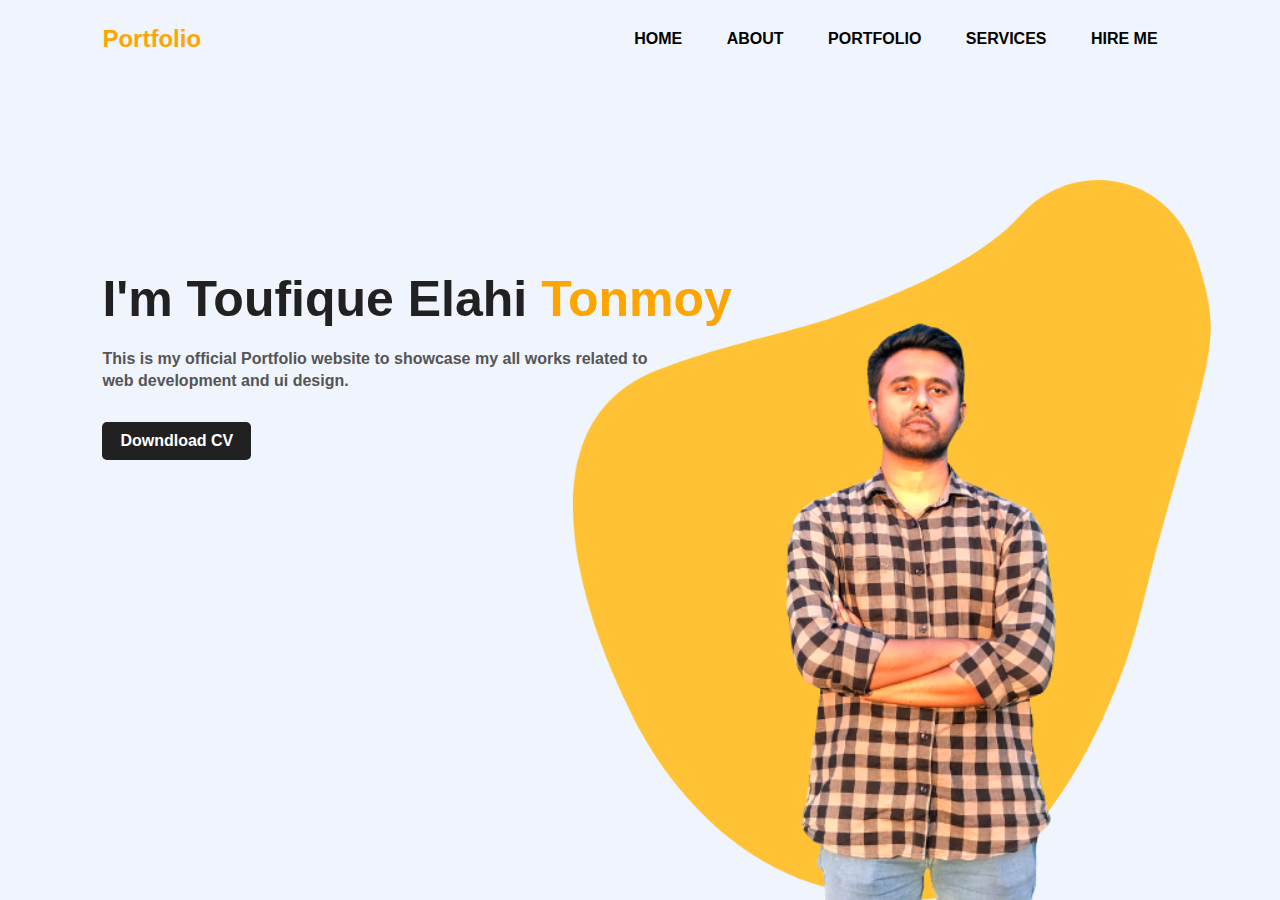
<file: Porfolio sample 2/index.html>
<!DOCTYPE html>
<html lang="en">
<head>
    <meta charset="UTF-8">
    <meta http-equiv="X-UA-Compatible" content="IE=edge">
    <meta name="viewport" content="width=device-width, initial-scale=1.0">
    <title>Personle Portfolio Website</title>
    <link rel="stylesheet" href="styles.css">
    <link rel="stylesheet" href="https://cdnjs.cloudflare.com/ajax/libs/font-awesome/5.15.3/css/all.min.css" integrity="sha512-iBBXm8fW90+nuLcSKlbmrPcLa0OT92xO1BIsZ+ywDWZCvqsWgccV3gFoRBv0z+8dLJgyAHIhR35VZc2oM/gI1w==" crossorigin="anonymous" referrerpolicy="no-referrer" />
</head>
<body>
    <div class="hero">
        <nav>
           <h2><span>Portfolio</span></h2>
            <ul>
                <li><a href="#">HOME</a></li>
                <li><a href="#">ABOUT</a></li>
                <li><a href="#">PORTFOLIO</a></li>
                <li><a href="#">SERVICES</a></li>
                <li><a href="#">HIRE ME</a></li>
            </ul>
        </nav>
        <div class="detel">
            <h1>I'm Toufique Elahi <span>Tonmoy</span></h1>
            <h4><p>This is my official Portfolio website to showcase my 
                all works related to <br> web development and ui design. </p></h4>
            <a href="images/resume.pdf">Downdload CV</a>
        </div>
        <div class="images">
            <img src="images/shape.png" class="shape">
            <img src="images/id.png" class="girl">
        </div>

        <div class="social">
           <a href="https://github.com/mte-tonmoy"><i class="fab fa-github"></i></a>
           <a href="https://www.facebook.com/mte.tonmoy/"><i class="fab fa-facebook"></i></a>
           <a href="https://www.linkedin.com/in/mte-tonmoy/"><i class="fab fa-linkedin"></i></a>
        </div>
    </div>
</body>
</html>
</file>
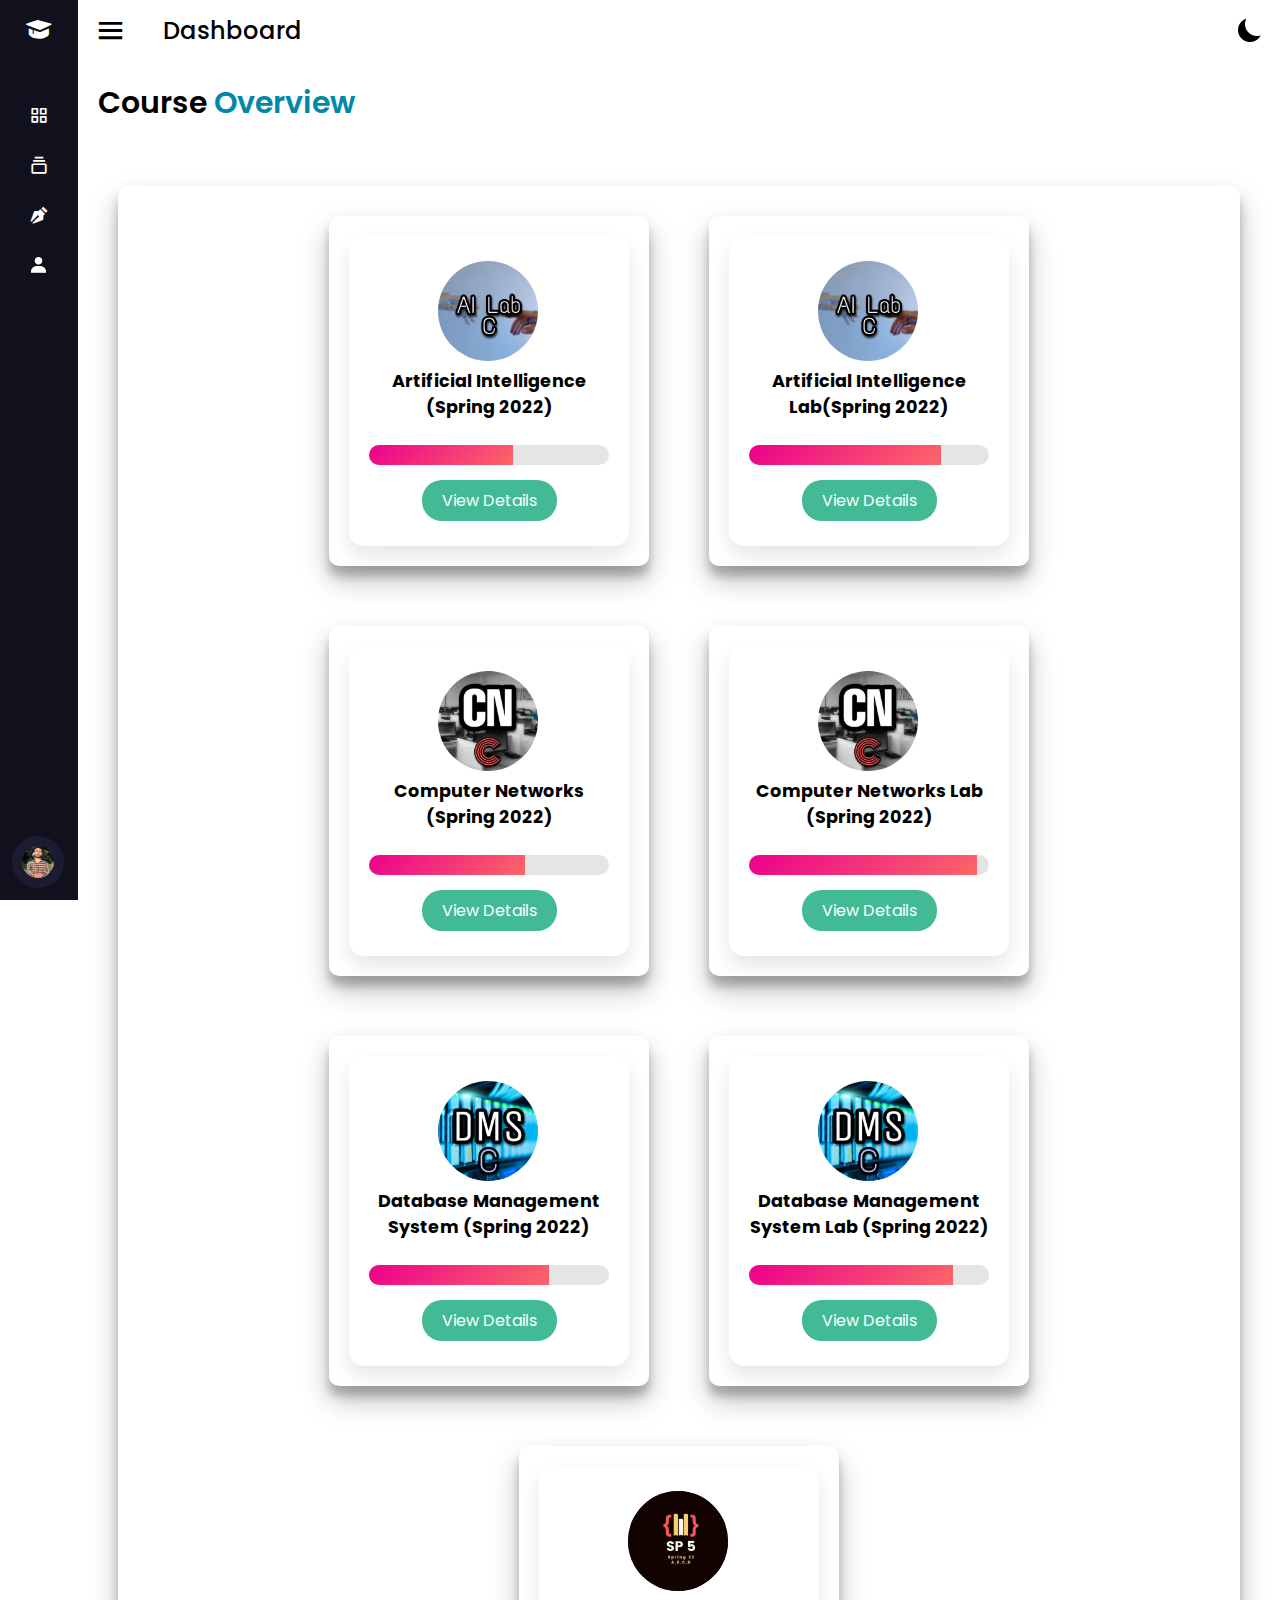
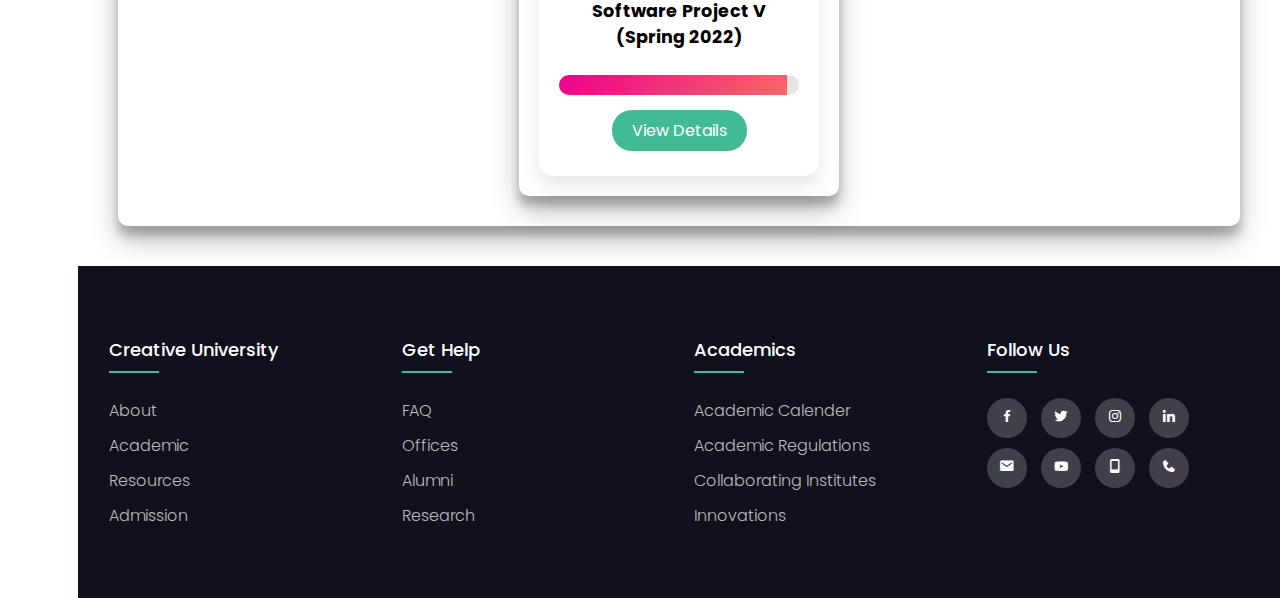
<file: Portal/index.html>
<!DOCTYPE html>
<html lang="en" dir="ltr">
  <head>
    <meta charset="UTF-8">
       <link rel="stylesheet" href="style.css">
       <link rel="stylesheet" href="reg.css">
       <link href='https://unpkg.com/boxicons@2.0.7/css/boxicons.min.css' rel='stylesheet'>
     <meta name="viewport" content="width=device-width, initial-scale=1.0">
   </head>
<body>
  <div class="sidebar close">
    <div class="logo-details">
      <i class='bx bxs-graduation'></i>
      <span class="logo_name">Creative University</span>
    </div>
    <ul class="nav-links">
      <li>
        <a href="index.html">
          <i class='bx bx-grid-alt' ></i>
          <span class="link_name">Dashboard</span>
                 
        </a>
        <ul class="sub-menu blank">
          <li><a class="link_name" href="">Dashboard</a></li>
          
        </ul>
      </li>
      <li>
        <div class="iocn-link">
          <a href="#">
            <i class='bx bx-collection' ></i>
            <span class="link_name">Course</span>
          </a>
          <i class='bx bxs-chevron-down arrow' ></i>
        </div>
        <ul class="sub-menu">
          <li><a class="link_name" href="#">Course</a></li>
          <li><a href="cse.html">CSE</a></li>
          <li><a href="eee.html">EEE</a></li>
          <li><a href="se.html">SWE</a></li>         
          <li><a href="civil.html">Civil</a></li>
          <li><a href="te.html">TE</a></li>
          <li><a href="nfe.html">NFE</a></li>
        </ul>
      </li>
      <li>

        <a href="reg.html">
          <i class='bx bxs-pen'></i>
          <span class="link_name">Registration</span>
        </a>
        <ul class="sub-menu blank">
          <li><a class="link_name" href="reg.html">Registration</a></li>
        </ul>
      </li>
      <li>
        <a href="account.html">
          <i class='bx bxs-user'></i>
          <span class="link_name">Account</span>
        </a>
        <ul class="sub-menu blank">
          <li><a class="link_name" href="account.html">Account</a></li>
        </ul>
      </li>
      <li>
    <div class="profile-details">
      <div class="profile-content">
     <img src="images/pic-1.jpeg" alt="profileImg">
      </div>
      <div class="name-job">
        <div class="profile_name">Toufique Elahi Tonmoy</div>
        <div class="job">Student Id : 201-15-13697</div>
      </div>
      <i class='bx bx-log-out' ></i>
    </div>
  </li>
</ul>
  </div>
  <section class="home-section">
    <div class="home-content">
      <i class='bx bx-menu' ></i>
      <span class="text">Dashboard</span>
      <div class="dark">
        <img src="images/moon.png" id="icon">
      </div>
   
    </div>

<div class="text-1">Course <span>Overview</span></div>

    <div class="container">
        <div class="card">
            <div class="box">
                <div class="content">
                   
                    <img src="images/AI.jpg" alt="">
                    <h3>Artificial Intelligence (Spring 2022)</h3> <br>
                    
                    
                    <span class="bar"> <span class="com1"></span> </span>
               
                    <a href="#">View Details</a>
                </div>
            </div>
        </div>

        <div class="card">
            <div class="box">
                <div class="content">
                
                    <img src="images/AI.jpg" alt="">
                    <h3>Artificial Intelligence Lab(Spring 2022)</h3> <br>
                   
                    <span class="bar"> <span class="com2"></span> </span>
               
                    <a href="#">View Details</a>
                </div>
            </div>
        </div>

        <div class="card">
            <div class="box">
                <div class="content">
                 
                    <img src="images/cn.jpg" alt="">
                    <h3>Computer Networks (Spring 2022)</h3> <br>
                  
                    <span class="bar"> <span class="com3"></span> </span>
               
                    <a href="#">View Details</a>
                </div>
            </div>
        </div>

        <div class="card">
            <div class="box">
                <div class="content">
                   
                    <img src="images/cn.jpg" alt="">
                    <h3>Computer Networks Lab (Spring 2022)</h3> <br>
                    
                    <span class="bar"> <span class="com4"></span> </span>
               
                    <a href="#">View Details</a>

                </div>
            </div>
        </div>

        <div class="card">
            <div class="box">
                <div class="content">
                  
                    <img src="images/dms.jpg" alt="">
                    <h3>Database Management System (Spring 2022)</h3> <br>
                 
                    <span class="bar"> <span class="com5"></span> </span>
               
                    <a href="#">View Details</a>
                </div>
            </div>
        </div>

        <div class="card">
            <div class="box">
                <div class="content">
                 
                    <img src="images/dms.jpg" alt="">
                    <h3>Database Management System Lab (Spring 2022)</h3> <br>
                   
                    <span class="bar"> <span class="com6"></span> </span>
               
                    <a href="#">View Details</a>
                </div>
            </div>
        </div>

        <div class="card">
            <div class="box">
                <div class="content">
                  
                    <img src="images/sp.jpg" alt="">
                    <h3>Software Project V (Spring 2022)</h3> <br>
               
                    <span class="bar"> <span class="com7"></span> </span>
               
                    <a href="#">View Details</a>
                </div>
            </div>
        </div>
    </div>

  <footer class="footer">
    <div class="box">
      <div class="row">
        <div class="footer-col">
          <h4>Creative University</h4>
          <ul>
            <li><a href="#">about </a></li>
            <li><a href="#">academic</a></li>
            <li><a href="#">resources</a></li>
            <li><a href="#">admission</a></li>
          </ul>
        </div>
        <div class="footer-col">
          <h4>get help</h4>
          <ul>
            <li><a href="#">FAQ</a></li>
            <li><a href="#">offices</a></li>
            <li><a href="#">Alumni</a></li>
            <li><a href="#">Research</a></li>
            
          </ul>
        </div>
        <div class="footer-col">
          <h4>Academics</h4>
          <ul>
            <li><a href="#">Academic Calender</a></li>
            <li><a href="#">Academic Regulations</a></li>
            <li><a href="#">Collaborating Institutes</a></li>
            <li><a href="#">Innovations</a></li>
          </ul>
        </div>
        <div class="footer-col">
          <h4>follow us</h4>
          <div class="social-links">
            <a href="#"><i class='bx bxl-facebook'></i></a>
            <a href="#"><i class='bx bxl-twitter'></i></a>
            <a href="#"><i class='bx bxl-instagram'></i></a>
            <a href="#"><i class='bx bxl-linkedin' ></i></a>
            <a href="#"><i class='bx bxs-envelope'></i></a>
            <a href="#"><i class='bx bxl-youtube' ></i></a>
            <a href="#"><i class='bx bx-mobile' ></i></a>
            <a href="#"><i class='bx bxs-phone' ></i></a>
          </div>
        </div>
      </div>
    </div>
 </footer>
</section>

  <script src="script.js"></script>
</body>
</html>
</file>
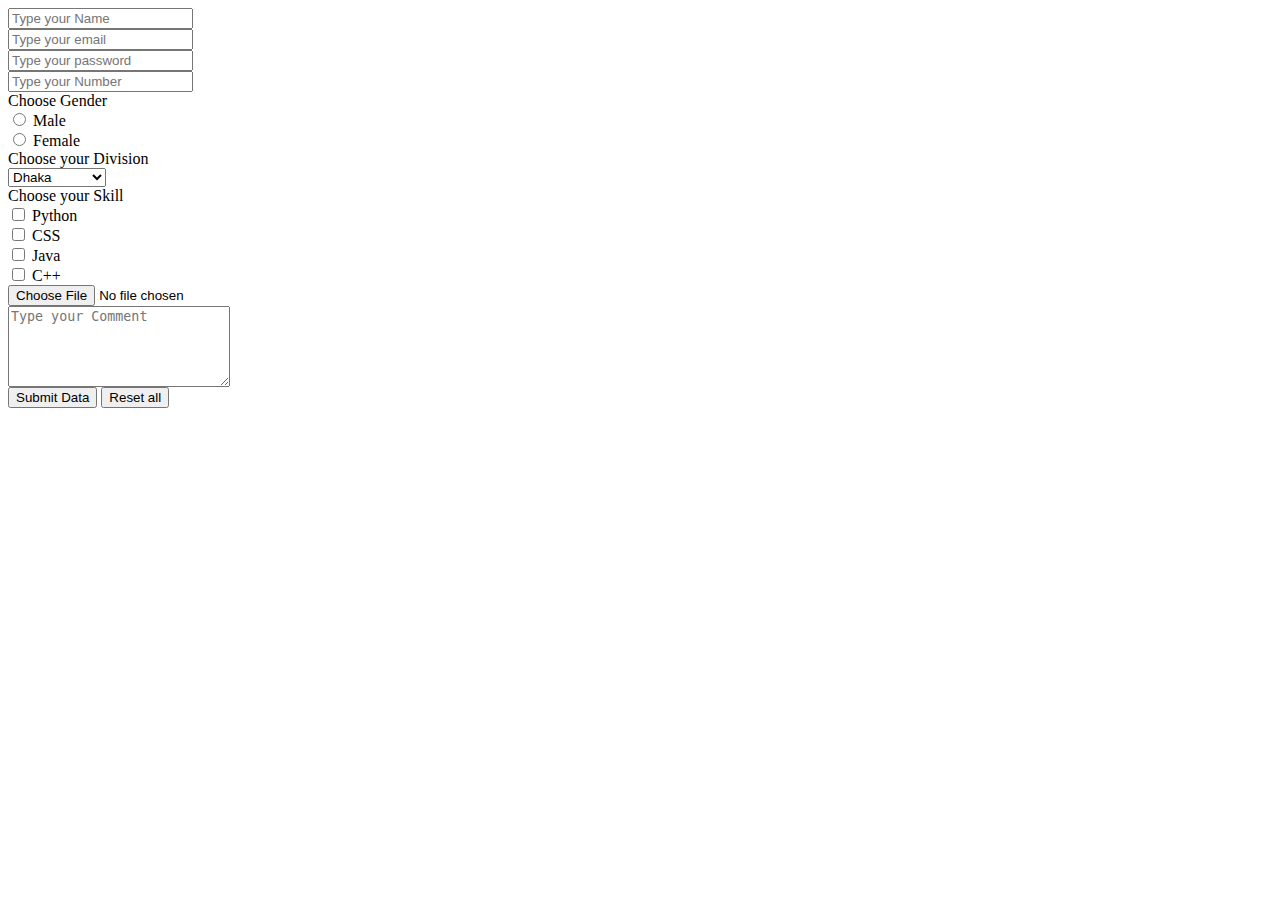
<file: Html Practice/Form_Practice.html>
<html>
    <head>
    <title> Form </title>
    </head>
    <body>
        <form action="#">
            <input type="text" placeholder="Type your Name"> <br>
            <input type="email" placeholder="Type your email"> <br>
            <input type="password" placeholder="Type your password"> <br>
            <input type="number" placeholder="Type your Number"> <br>

    
            Choose Gender <br>
            <input type="radio" name="gender" value="Male" > Male<br>
            <input type="radio" name="gender" value="Female" > Female <br>

            Choose your Division <br>
            <select name="" id="">
                <option value="Dhaka">Dhaka</option>
                <option value="Mymensingh">Mymensingh</option>
                <option value="Rangpur">Sylhet</option>
                <option value="Rangpur">Khulna</option>
                <option value="Rangpur">Barishal</option>
                <option value="Rangpur">Rajshahi</option>
            </select> <br>
    
    
         
            Choose your Skill  <br>
            <input type="checkbox" name="service" value="Python" > Python<br>
            <input type="checkbox" name="service" value="CSS" > CSS <br>
            <input type="checkbox" name="service" value="Java" > Java <br>
            <input type="checkbox" name="service" value="C++" > C++ <br>

            <input type="file"> <br>

            <textarea name="" id="" cols="25" rows="5" placeholder="Type your Comment"></textarea> <br>


            <input type="Submit" value="Submit Data">
            <input type="reset" value="Reset all">


        </form>

    </body>

</html>
</file>
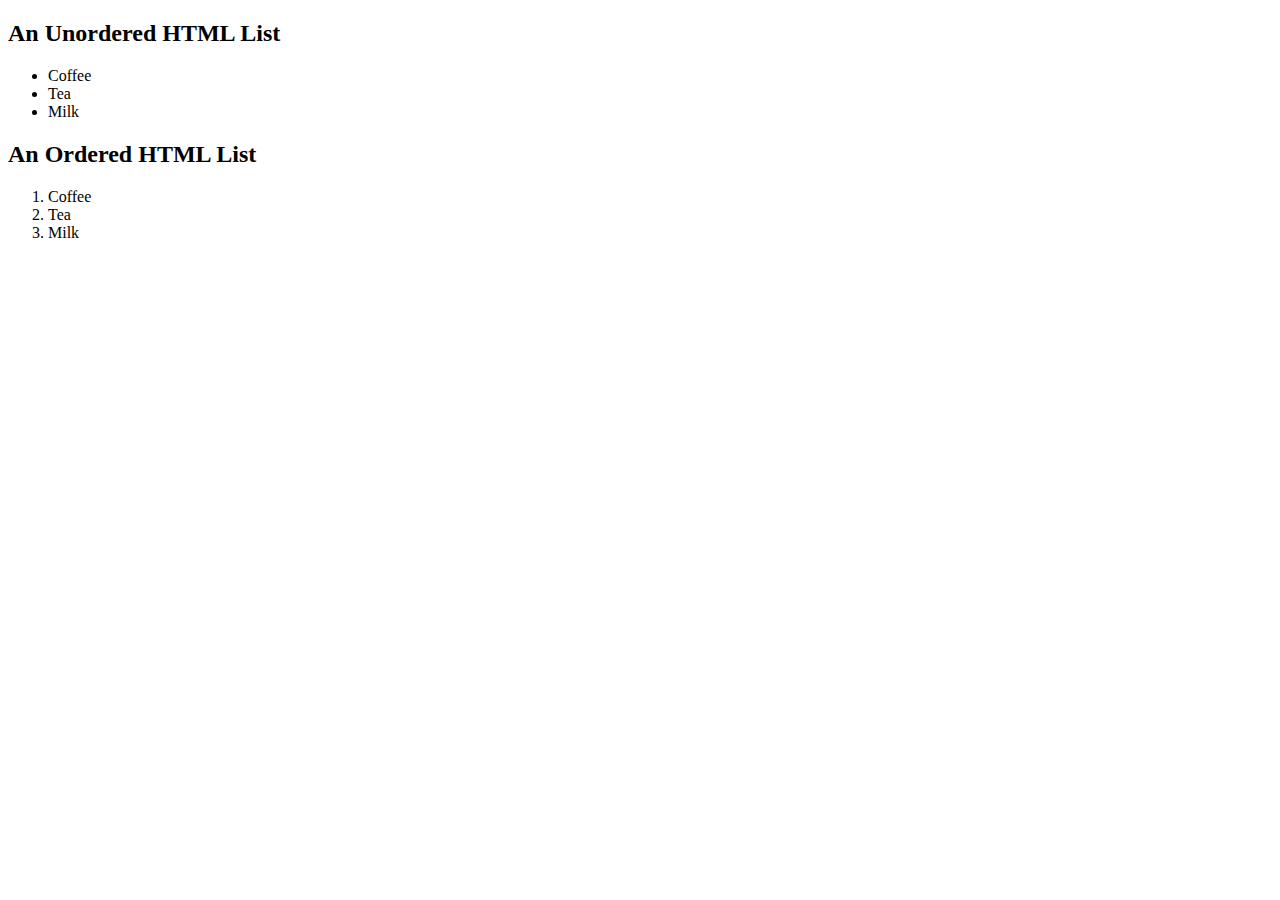
<file: Html Practice/List_practice.html>
<!DOCTYPE html>
<html>
<body>

<h2>An Unordered HTML List</h2>

<ul>
  <li>Coffee</li>
  <li>Tea</li>
  <li>Milk</li>
</ul>  

<h2>An Ordered HTML List</h2>

<ol>
  <li>Coffee</li>
  <li>Tea</li>
  <li>Milk</li>
</ol> 

</body>
</html>
</file>
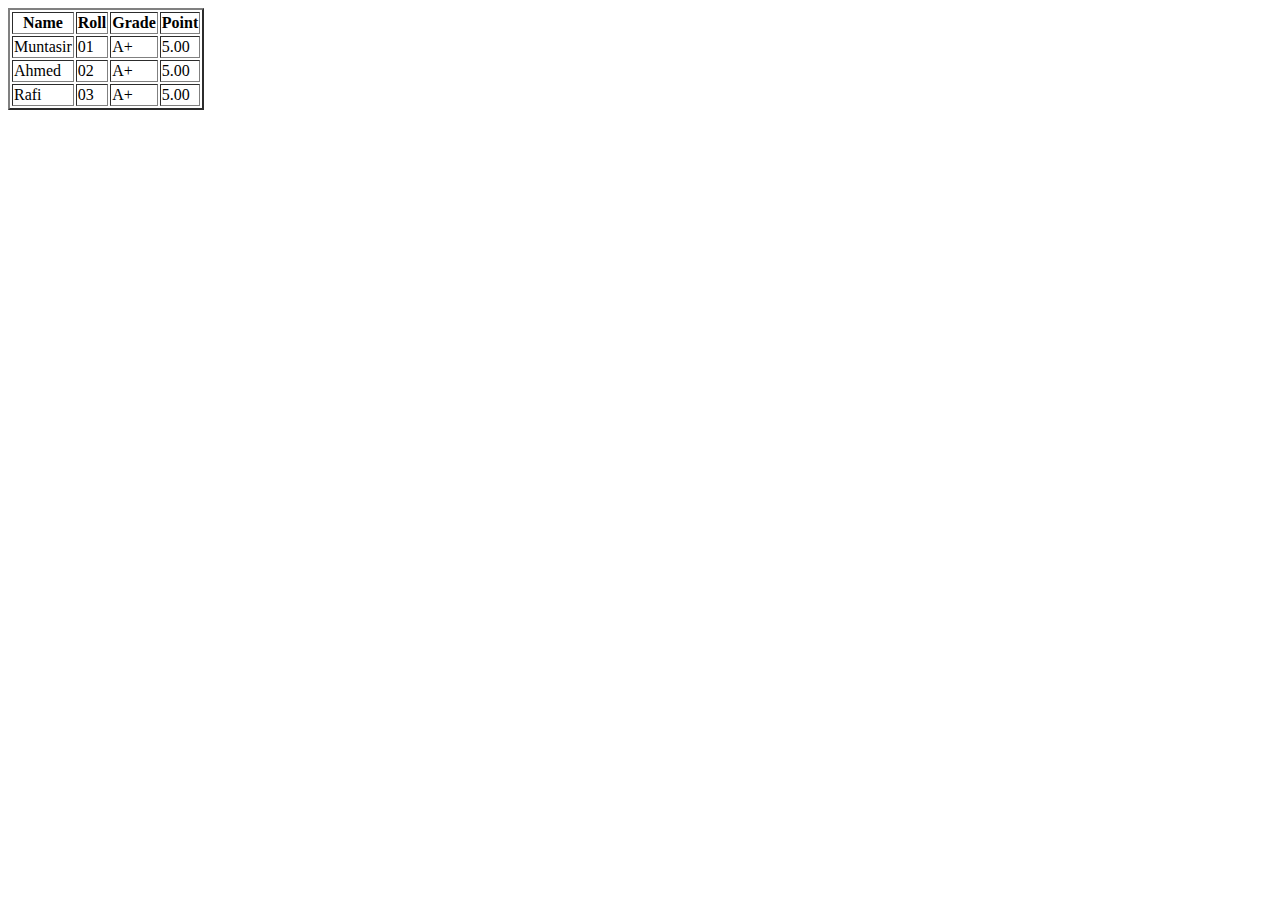
<file: Html Practice/Table_Practice.html>
<!DOCTYPE html>
<html lang="en">
<head>
    <meta charset="UTF-8">
    <meta http-equiv="X-UA-Compatible" content="IE=edge">
    <meta name="viewport" content="width=device-width, initial-scale=1.0">
    <title>Html Practice</title>
</head>
<body>

    <table border="2px" weight="100px">

        <tr>
            <th>Name</th>
            <th>Roll</th>
            <th>Grade</th>
            <th>Point</th>
        </tr>

        <tr>

            <td>Muntasir</td>
            <td>01</td>
            <td>A+</td>
            <td>5.00</td>
        </tr>

        <tr>
            <td>Ahmed</td>
            <td>02</td>
            <td>A+</td>
            <td>5.00</td>
        </tr> 

        <tr>
            <td>Rafi</td>
            <td>03</td>
            <td>A+</td>
            <td>5.00</td>
        </tr>


    </table>


</body>
</html>
</file>
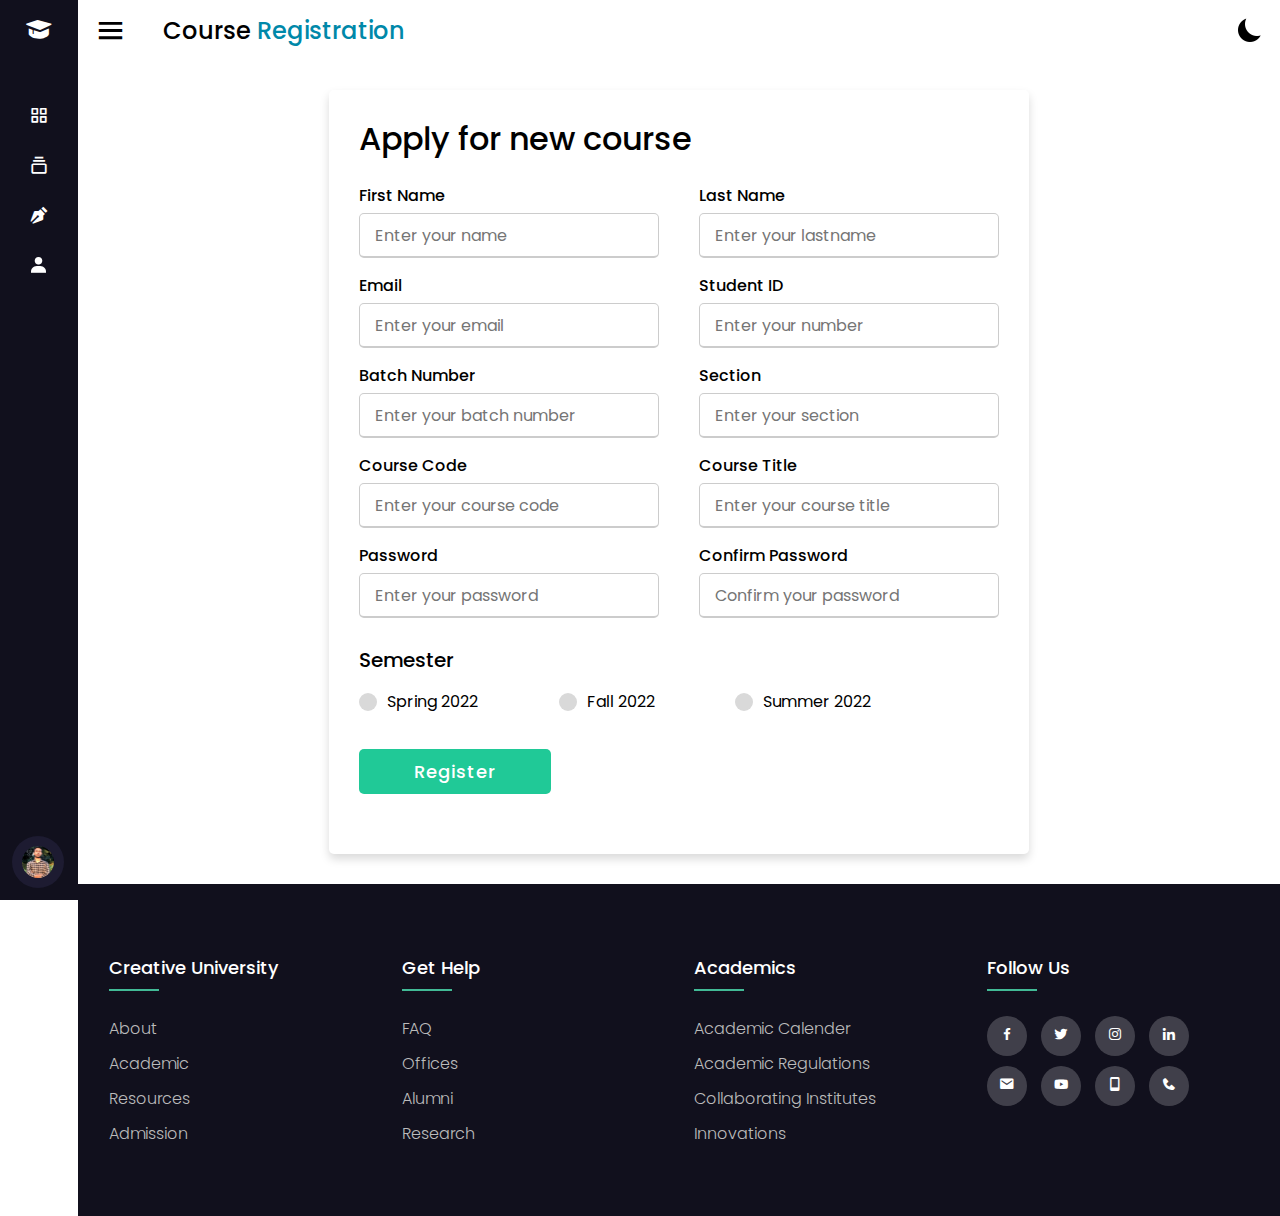
<file: Portal/reg.html>
<!DOCTYPE html>
<html lang="en" dir="ltr">
  <head>
    <meta charset="UTF-8">
       <link rel="stylesheet" href="style.css">
      <link rel="stylesheet" href="reg.css">
       <link href='https://unpkg.com/boxicons@2.0.7/css/boxicons.min.css' rel='stylesheet'>
     <meta name="viewport" content="width=device-width, initial-scale=1.0">
   </head>
<body>
  <div class="sidebar close">
    <div class="logo-details">
      <i class='bx bxs-graduation'></i>
      <span class="logo_name">Creative University</span>
    </div>
    <ul class="nav-links">
      <li>
        <a href="index.html">
          <i class='bx bx-grid-alt' ></i>
          <span class="link_name">Dashboard</span>
                 
        </a>
        <ul class="sub-menu blank">
          <li><a class="link_name" href="">Dashboard</a></li>
          
        </ul>
      </li>
      <li>
        <div class="iocn-link">
          <a href="#">
            <i class='bx bx-collection' ></i>
            <span class="link_name">Course</span>
          </a>
          <i class='bx bxs-chevron-down arrow' ></i>
        </div>
        <ul class="sub-menu">
          <li><a class="link_name" href="#">Course</a></li>
          <li><a href="cse.html">CSE</a></li>
          <li><a href="eee.html">EEE</a></li>
          <li><a href="se.html">SWE</a></li>         
          <li><a href="civil.html">Civil</a></li>
          <li><a href="te.html">TE</a></li>
          <li><a href="nfe.html">NFE</a></li>
        </ul>
      </li>
      <li>
        <a href="reg.html">
          <i class='bx bxs-pen'></i>
          <span class="link_name">Registration</span>
        </a>
        <ul class="sub-menu blank">
          <li><a class="link_name" href="">Registration</a></li>
        </ul>
      </li>
      <li>
        <a href="account.html">
          <i class='bx bxs-user'></i>
          <span class="link_name">Account</span>
        </a>
        <ul class="sub-menu blank">
          <li><a class="link_name" href="account.html">Account</a></li>
        </ul>
      </li>
      <li>
    <div class="profile-details">
      <div class="profile-content">
     <img src="images/pic-1.jpeg" alt="profileImg">
      </div>
      <div class="name-job">
        <div class="profile_name">Toufique Elahi Tonmoy</div>
        <div class="job">Student Id : 201-15-13697</div>
      </div>
      <i class='bx bx-log-out' ></i>
    </div>
  </li>
</ul>
  </div>
  <section class="home-section">
    <div class="home-content">
      <i class='bx bx-menu' ></i>
      <span class="text">Course <span>Registration</span></span>
      <div class="dark">
        <img src="images/moon.png" id="icon">
      </div>
   
    </div>

<section>
    <div class="reg">
      <div class="title">Apply for new course</div>
      <div class="content">
        <form action="connect.php" method="post">
          <div class="user-details">
            <div class="input-box">
              <span class="details">First Name</span>
              <input type="text" placeholder="Enter your name" name="firstname" required>
            </div>
            <div class="input-box">
              <span class="details">Last Name</span>
              <input type="text" placeholder="Enter your lastname" name="lastname" required>
            </div>
            <div class="input-box">
              <span class="details">Email</span>
              <input type="text" placeholder="Enter your email" name="email" required>
            </div>
            <div class="input-box">
              <span class="details">Student ID</span>
              <input type="text" placeholder="Enter your number" name="stid" required>
            </div>

            <div class="input-box">
              <span class="details">Batch Number</span>
              <input type="text" placeholder="Enter your batch number" name="bach_num" required>
            </div>

            <div class="input-box">
              <span class="details">Section</span>
              <input type="text" placeholder="Enter your section" name="sec" required>
            </div>

            <div class="input-box">
              <span class="details">Course Code</span>
              <input type="text" placeholder="Enter your course code" name="coco" required>
            </div>


            <div class="input-box">
              <span class="details">Course Title</span>
              <input type="text" placeholder="Enter your course title" name="cotit" required>
            </div>
            <div class="input-box">
              <span class="details">Password</span>
              <input type="text" placeholder="Enter your password" name="password" required>
            </div>
            <div class="input-box">
              <span class="details">Confirm Password</span>
              <input type="text" placeholder="Confirm your password" name="conpass" required>
            </div>
          </div>


          <div class="Semester-details">
            <input type="radio" name="Semester" id="dot-1" value="Spring 2022">
            <input type="radio" name="Semester" id="dot-2" value="Fall 2022">
            <input type="radio" name="Semester" id="dot-3" value="Summer 2022">
            <span class="Semester-title">Semester</span>
            <div class="category">
              <label for="dot-1">
              <span class="dot one"></span>
              <span class="Semester">Spring 2022</span>
            </label>
            <label for="dot-2">
              <span class="dot two"></span>
              <span class="Semester">Fall 2022</span>
            </label>
            <label for="dot-3">
              <span class="dot three"></span>
              <span class="Semester">Summer 2022</span>
              </label>
            </div>
          </div>

          <div class="button">
            <input type="submit" value="Register">
          </div>
        </form>
      </div>
    </div>

       <footer class="footer">
        <div class="box">
          <div class="row">
            <div class="footer-col">
              <h4>Creative University</h4>
              <ul>
                <li><a href="#">about </a></li>
                <li><a href="#">academic</a></li>
                <li><a href="#">resources</a></li>
                <li><a href="#">admission</a></li>
              </ul>
            </div>
            <div class="footer-col">
              <h4>get help</h4>
              <ul>
                <li><a href="#">FAQ</a></li>
                <li><a href="#">offices</a></li>
                <li><a href="#">Alumni</a></li>
                <li><a href="#">Research</a></li>
                
              </ul>
            </div>
            <div class="footer-col">
              <h4>Academics</h4>
              <ul>
                <li><a href="#">Academic Calender</a></li>
                <li><a href="#">Academic Regulations</a></li>
                <li><a href="#">Collaborating Institutes</a></li>
                <li><a href="#">Innovations</a></li>
              </ul>
            </div>
            <div class="footer-col">
              <h4>follow us</h4>
              <div class="social-links">
                <a href="#"><i class='bx bxl-facebook'></i></a>
                <a href="#"><i class='bx bxl-twitter'></i></a>
                <a href="#"><i class='bx bxl-instagram'></i></a>
                <a href="#"><i class='bx bxl-linkedin' ></i></a>
                <a href="#"><i class='bx bxs-envelope'></i></a>
                <a href="#"><i class='bx bxl-youtube' ></i></a>
                <a href="#"><i class='bx bx-mobile' ></i></a>
                <a href="#"><i class='bx bxs-phone' ></i></a>
              </div>
            </div>
          </div>
        </div>
     </footer>
    </section>
  <script src="script.js"></script>
</body>
</html>
</file>
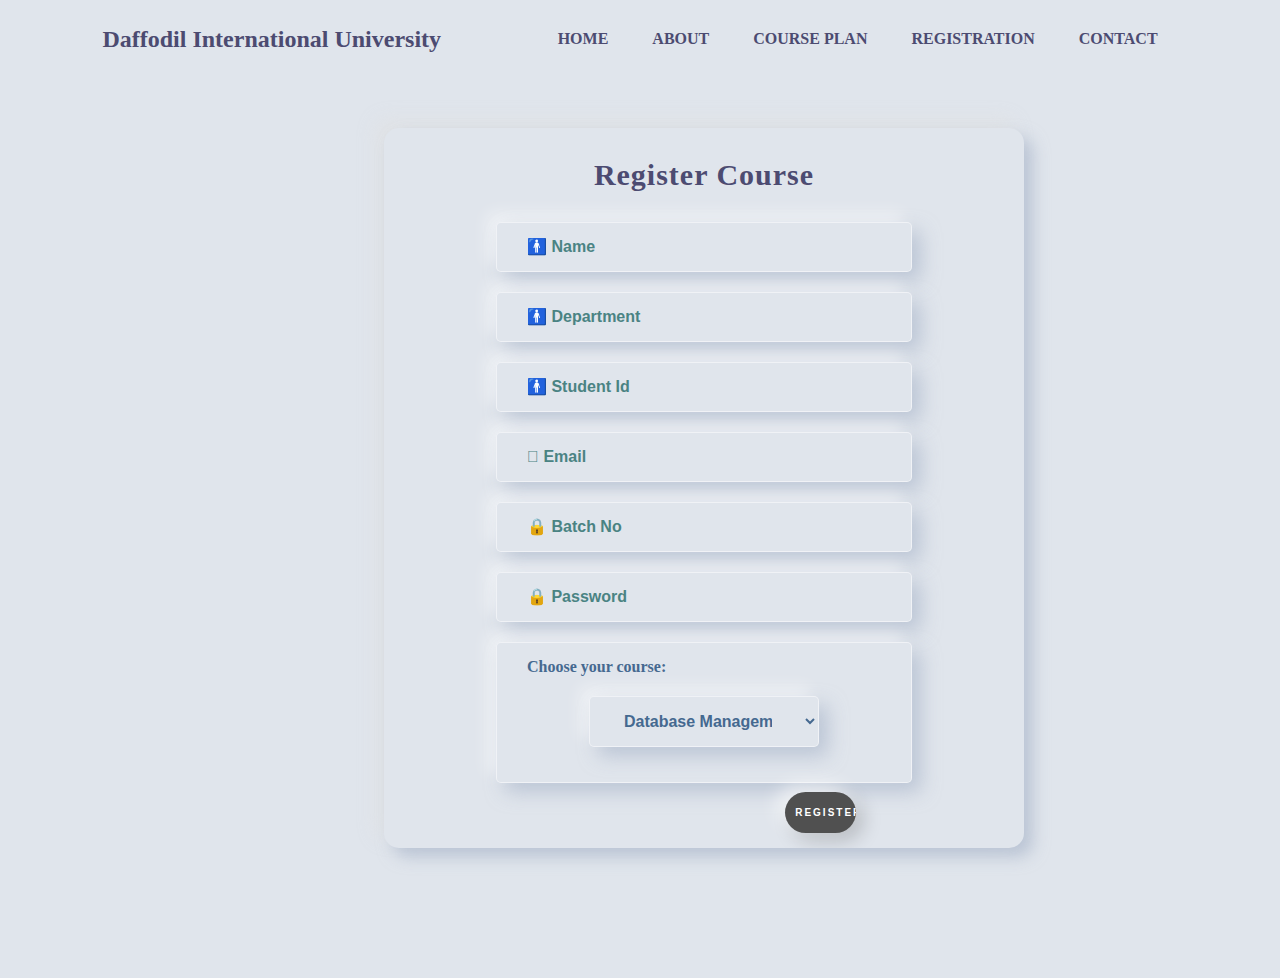
<file: Temp/front.html>
<!DOCTYPE html>
<html lang="en">
<head>
    <meta charset="UTF-8">
    <meta http-equiv="X-UA-Compatible" content="IE=edge">
    <meta name="viewport" content="width=device-width, initial-scale=1.0">
    <title>Document</title>
    <link href="style.css" rel="stylesheet">
</head>
<body>
    
    <div class="test">
        <nav>
           <h2><span>Daffodil International University</span></h2>
            <ul>
                <li><a href="#">HOME</a></li>
                <li><a href="#">ABOUT</a></li>
                <li><a href="#">COURSE PLAN</a></li>
                <li><a href="#">REGISTRATION</a></li>
                <li><a href="#">CONTACT</a></li>
            </ul>
        </nav>
    
    
    <div class="wrapper">
        <div class="main">
            <h1>Register Course</h1>
            <form name="frmContact" class="needs-validation " method="post" action="./contact.php">
          
               
                
                
                <p><input type="text"  name="name" placeholder="&#128697; Name" class = "intpt" ></p>
                <p><input type="text"  name="department" placeholder="&#128697; Department" class = "intpt" ></p>
                <p><input type="text"  name="sid" placeholder="&#128697; Student Id" class = "intpt" ></p>
                <p><input type="email"  name="email" placeholder="&#99993; Email" class = "intpt" > </p>
                <p><input type="password"  name="batch" placeholder="&#128274; Batch No" class = "intpt" > </p>
                <p><input type="password"  name="pass" placeholder="&#128274; Password" class = "intpt" > </p>
                
                <div class="choose">
                <label for="subject">Choose your course:</label>
                <select name="subject" class="subject">
                  <option value="CSE-311 Database Management System">Database Management System</option>
                  <option value="CSE-312 Database Management System Lab">Database Management System Lab</option>
                  <option value="CSE-313 Computer Network">Computer Network</option>
                  <option value="CSE-314 Computer Network Lab">Computer Network Lab</option>
                  <option value="CSE-412 Artificial Intelligence">Artificial Intelligence</option>
                  <option value="CSE-413 Artificial Intelligence Lab">Artificial Intelligence Lab</option>

                 
                </div>
                <div class="bott">
                        <p><input type ="submit" name="sub" value="Register" class ="btn f1"</p>
                </div>


            </form>
        </div>
    </div>
</body>
</html>
</file>
<file: Porfolio sample 2/styles.css>
* {
  margin: 0;
  padding: 0;
  font-family: sans-serif;
}

.hero {
  position: relative;
  width: 100%;
  height: 100vh;
  background: #eff4fd;
  position: relative;
}

nav {
  display: flex;
  width: 84%;
  margin: auto;
  padding: 20px 0;
  align-items: center;
  justify-content: space-between;
}

.logo {
  width: 100px;
  cursor: pointer;
}

nav ul li {
  display: inline-block;
  list-style: none;
  margin: 10px 20px;
}

nav ul li a {
  text-decoration: none;
  color: #000;
  font-weight: bold;
}

nav ul li a:hover {
  color: orange;
}

.detel {
  margin-left: 8%;
  margin-top: 15%;
}

.detel h1 {
  font-size: 50px;
  color: #212121;
  margin-bottom: 20px;
}

span {
  color: orange;
}

.detel p {
  color: #555;
  line-height: 22px;
}

.detel a {
  background: #212121;
  padding: 10px 18px;
  text-decoration: none;
  font-weight: bold;
  color: #fff;
  display: inline-block;
  margin: 30px 0;
  border-radius: 5px;
}

.images {
  width: 45%;
  height: 80%;
  position: absolute;
  bottom: 0;
  right: 100px;
}

.images img {
  height: 100%;
  position: absolute;
  left: 50%;
  bottom: 0;
  transform: translateX(-50%);
  transition: bottom 1s, left 1s;
}

.images:hover .shape {
  bottom: 40px;
}

.images:hover .girl {
  left: 45%;
}

.social {
  margin-left: 8%;
  margin-top: 100px;
}

.social a {
  font-size: 30px;
  color: #212121;
  margin-right: 20px;
}

.social a:hover {
  color: orange;
}
</file>
<file: Portal/style.css>
@import url('https://fonts.googleapis.com/css2?family=Poppins:wght@300;400;500;600;700&display=swap');
*{
  margin: 0;
  padding: 0;
  box-sizing: border-box;
  font-family: 'Poppins', sans-serif;
}



.dark-theme{
  --primary-color : white;
  --secondary-color : rgb(50, 50, 50);
}

.sidebar{
  position: fixed;
  top: 0;
  left: 0;
  height: 100%;
  width: 260px;
  background: #11101d;
  z-index: 100;
  transition: all 0.5s ease;
}
.sidebar.close{
  width: 78px;
}
.sidebar .logo-details{
  height: 60px;
  width: 100%;
  display: flex;
  align-items: center;
}
.sidebar .logo-details i{
  font-size: 30px;
  color: #fff;
  height: 50px;
  min-width: 78px;
  text-align: center;
  line-height: 50px;
}
.sidebar .logo-details .logo_name{
  font-size: 22px;
  color: #fff;
  font-weight: 600;
  transition: 0.3s ease;
  transition-delay: 0.1s;
}
.sidebar.close .logo-details .logo_name{
  transition-delay: 0s;
  opacity: 0;
  pointer-events: none;
}
.sidebar .nav-links{
  height: 100%;
  padding: 30px 0 150px 0;
  overflow: auto;
}
.sidebar.close .nav-links{
  overflow: visible;
}
.sidebar .nav-links::-webkit-scrollbar{
  display: none;
}
.sidebar .nav-links li{
  position: relative;
  list-style: none;
  transition: all 0.4s ease;
}
.sidebar .nav-links li:hover{
  background-color: rgba(0, 136, 169, 1);

}
.sidebar .nav-links li .iocn-link{
  display: flex;
  align-items: center;
  justify-content: space-between;
}
.sidebar.close .nav-links li .iocn-link{
  display: block
}
.sidebar .nav-links li i{
  height: 50px;
  min-width: 78px;
  text-align: center;
  line-height: 50px;
  color: #fff;
  font-size: 20px;
  cursor: pointer;
  transition: all 0.3s ease;
}
.sidebar .nav-links li.showMenu i.arrow{
  transform: rotate(-180deg);
}
.sidebar.close .nav-links i.arrow{
  display: none;
}
.sidebar .nav-links li a{
  display: flex;
  align-items: center;
  text-decoration: none;
}
.sidebar .nav-links li a .link_name{
  font-size: 18px;
  font-weight: 400;
  color: #fff;
  transition: all 0.4s ease;
}
.sidebar.close .nav-links li a .link_name{
  opacity: 0;
  pointer-events: none;
}
.sidebar .nav-links li .sub-menu{
  padding: 6px 6px 14px 80px;
  margin-top: -10px;
  background: #1d1b31;
  display: none;
}
.sidebar .nav-links li.showMenu .sub-menu{
  display: block;
}
.sidebar .nav-links li .sub-menu a{
  color: #fff;
  font-size: 15px;
  padding: 5px 0;
  white-space: nowrap;
  opacity: 0.6;
  transition: all 0.3s ease;
}
.sidebar .nav-links li .sub-menu a:hover{
  opacity: 1;
}
.sidebar.close .nav-links li .sub-menu{
  position: absolute;
  left: 100%;
  top: -10px;
  margin-top: 0;
  padding: 10px 20px;
  border-radius: 0 6px 6px 0;
  opacity: 0;
  display: block;
  pointer-events: none;
  transition: 0s;
}
.sidebar.close .nav-links li:hover .sub-menu{
  top: 0;
  opacity: 1;
  pointer-events: auto;
  transition: all 0.4s ease;
}
.sidebar .nav-links li .sub-menu .link_name{
  display: none;
}
.sidebar.close .nav-links li .sub-menu .link_name{
  font-size: 18px;
  opacity: 1;
  display: block;
}
.sidebar .nav-links li .sub-menu.blank{
  opacity: 1;
  pointer-events: auto;
  padding: 3px 20px 6px 16px;
  opacity: 0;
  pointer-events: none;
}
.sidebar .nav-links li:hover .sub-menu.blank{
  top: 50%;
  transform: translateY(-50%);
}
.sidebar .profile-details{
  position: fixed;
  bottom: 0;
  width: 260px;
  display: flex;
  align-items: center;
  justify-content: space-between;
  background: #1d1b31;
  padding: 12px 0;
  transition: all 0.5s ease;
}
.sidebar.close .profile-details{
  background: none;
}
.sidebar.close .profile-details{
  width: 78px;
}
.sidebar .profile-details .profile-content{
  display: flex;
  align-items: center;
}
.sidebar .profile-details img{
  height: 52px;
  width: 52px;
  object-fit: cover;
  border-radius: 50px;
  margin: 0 14px 0 12px;
  background: #1d1b31;
  transition: all 0.5s ease;
}
.sidebar.close .profile-details img{
  padding: 10px;
}
.sidebar .profile-details .profile_name,
.sidebar .profile-details .job{
  color: #fff;
  font-size: 15px;
  font-weight: 500;
  white-space: nowrap;
}
.sidebar.close .profile-details i,
.sidebar.close .profile-details .profile_name,
.sidebar.close .profile-details .job{
  display: none;
}
.sidebar .profile-details .job{
  font-size: 12px;
}
.home-section{
  position: relative;
  background: var(--secondary-color);
  height: 100%;
  width: 100vw;
  left: 260px;
  width: calc(100% - 260px);
  transition: all 0.5s ease;
}
.sidebar.close ~ .home-section{
  left: 78px;
  width: calc(100% - 78px);
}
.home-section .home-content{
  height: 60px;
  display: flex;
 
  align-items: center;
}
.home-section .home-content .bx-menu,
.home-section .home-content .text{
  color: var(--primary-color);
  font-size: 35px;
 }
.home-section .home-content .bx-menu{
  margin: 0 15px;
  cursor: pointer;
}
.home-section .home-content .text{
  font-size: 1.5rem;
  font-weight: 500;
  margin: 10px;
  padding: 10px;

}


.container{

    display: flex;
    justify-content: center;
    align-items: center;
    flex-wrap: wrap;
    margin: 40px;
    background-color: var(--secondary-color);
    border-radius: 10px;
    box-shadow: 0 14px 28px rgba(0, 0, 0, 0.25), 0 10px 10px rgba(0, 0, 0, 0.22);
}

.container .card{
    position: relative;
    width: 320px;
    height: 350px;
    margin: 30px;
    
    /* box-shadow: inset 5px 5px 5px rgba(0, 0, 0, 0.05),
                inset -5px -5px 5px rgba(255,255,255,00.5),
                5px 5px 5px rgba(0, 0, 0, 0.05),
                -5px -5px 5px rgba(255,255,255,00.5);
                border-radius: 15px; */
  border-radius: 10px;
   box-shadow: 0 14px 28px rgba(0, 0, 0, 0.25), 0 10px 10px rgba(0, 0, 0, 0.22);
                
}


.container .card .box{
    position: absolute;
    top: 20px;
    left: 20px;
    right: 20px;
    bottom: 20px;
    background: var(--secondary-color);
    box-shadow: 0 10px 20px rgba(0, 0, 0, 0.1);
    border-radius: 15px;
    display: flex;
    justify-content: center;
    align-items: center;
}

.container .card:hover .box{
    transform: translateY(-50px);
    box-shadow: 0 10px 40px rgba(0, 0, 0, 0.2);
    background: linear-gradient(45deg,#2193b0,#6dd5ed);
    
}

.container .card .box .content{
    padding: 20px;
    text-align: center;
}


.container .card .box .content h2{
    position: absolute;
    top: -10px;
    right: 30px;
    font-size: 2rem;
    color: var(--primary-color);
    transition: 0.5s;
    pointer-events: none;
}


.container .card .box .content h3{

    font-size: 1.1rem;
    color: var(--primary-color);
    z-index: 1;
    transition: 0.5s;
}

.container .card .box .content p{

  font-size: 1.1rem;
  color: var(--primary-color);
  z-index: 1;
  text-align: justify;
  transition: 0.5s;
}

.container .card .box .content .bar{
 
  display: block;
  height: 20px;

  border-radius: 10px;
  overflow: hidden;
  box-shadow: 0 1px 3px rgba(0, 0, 0,0.12) 0 1px 2px rgba(0, 0, 0, 0.24);
  transition: all 0.3s cubic-bezier(.25,.8,.25,1);
  background-color: rgba(0, 0, 0, 0.1);
}

.container .card .box .content .bar:hover{
 
  box-shadow: 0 14px 28px rgba(0, 0, 0,0.25) 0 10px 10px rgba(0, 0, 0, 0.22);
}

.container .card .box .content .bar span{
  height: 20px;
  float: left;
  background: linear-gradient(135deg, rgba(236,0,140,1) 0% , rgba(252,103,103,1) 100%);
}

.container .card .box .content .bar .com1{
  width: 60%;
  animation: com1 3s;
}

.container .card .box .content .bar .com2{
  width: 80%;
  animation: com2 3s;
}

.container .card .box .content .bar .com3{
  width: 65%;
  animation: com3 3s;
}

.container .card .box .content .bar .com4{
  width: 95%;
  animation: com4 3s;
}

.container .card .box .content .bar .com5{
  width: 75%;
  animation: com5 3s;
}

.container .card .box .content .bar .com6{
  width: 85%;
  animation: com6 3s;
}

.container .card .box .content .bar .com7{
  width: 95%;
  animation: com7 3s;
}

@keyframes com1{
  0%{
    width: 0%;
  }
  100%{
    width: 60%;
  }
}

@keyframes com2{
  0%{
    width: 0%;
  }
  100%{
    width: 80%;
  }
}

@keyframes com3{
  0%{
    width: 0%;
  }
  100%{
    width: 65%;
  }
}

@keyframes com4{
  0%{
    width: 0%;
  }
  100%{
    width: 95%;
  }
}

@keyframes com5{
  0%{
    width: 0%;
  }
  100%{
    width: 75%;
  }
}

@keyframes com6{
  0%{
    width: 0%;
  }
  100%{
    width: 85%;
  }
}

@keyframes com7{
  0%{
    width: 0%;
  }
  100%{
    width: 95%;
  }
}


.container .card .box .content img{
  height: 100px;
  width: 100px;
  object-fit: cover;
  border-radius: 50px;
  margin: 0 14px 0 12px;
  background: #1d1b31;
  transition: all 0.5s ease;

}


.container .card .box .content a{
  position: relative;
  display: inline-block;
  padding: 8px 20px;
  background: #42ba96;
  margin-top: 15px;
  border-radius: 20px;
  color: white;
  text-decoration: none;
  font-weight: 400;
  box-shadow: 0 10 20px rgba(0, 0, 0, 0.2);
}

.text-1 {
    font-size: 30px;
    font-weight: 600;
    padding: 20px;
    color: var(--primary-color);
}
.home-section .text-1 span{
    color:rgba(0, 136, 169, 1);
}

.home-section .text span{
  color:rgba(0, 136, 169, 1);
}


table {

    text-align: left;
	  overflow: hidden;
	  width: 80%;
	  margin: 0 auto;
    margin-top: 60px;
    display: table;
    padding: 0 0 8em 0;
}
td, th {
 padding-bottom: 2%;
	  padding-top: 2%;
  padding-left:2%;  
}


tr:nth-child(odd) {

 background-color: #EEF9FD;

}


tr:nth-child(even) {
  background-color: rgba(150, 212, 212, 0.4);
}


th {
  background-color: #EEF9FD;
}

td:first-child { 
  color: #03a9f4; 
  font-weight: 800;
}

tr:hover {
  background-color: #87CEFA;
-webkit-box-shadow: 0 6px 6px -6px #0E1119;
    -moz-box-shadow: 0 6px 6px -6px #0E1119;
         box-shadow: 0 6px 6px -6px #0E1119;
}

td:hover {
  background-color: #AFE1AF;
  color: #403E10;
  font-weight: bold;
  
  box-shadow: #5F9EA0 -1px 1px, #5F9EA0 -2px 2px, #5F9EA0 -3px 3px, #5F9EA0 -4px 4px, #5F9EA0 -5px 5px, #5F9EA0 -6px 6px;
  transform: translate3d(6px, -6px, 0);
  
  transition-delay: 0s;
	  transition-duration: 0.4s;
	  transition-property: all;
  transition-timing-function: line;
}

.box{
	max-width: 1170px;
	margin:auto;
}
.row{
	display: flex;
	flex-wrap: wrap;
}
ul{
	list-style: none;
}
.footer{
	background-color: #11101d;
    padding: 70px 0;
}
.footer-col{
   width: 25%;
   padding: 0 15px;
}
.footer-col h4{
	font-size: 18px;
	color: #ffffff;
	text-transform: capitalize;
	margin-bottom: 35px;
	font-weight: 500;
	position: relative;
}
.footer-col h4::before{
	content: '';
	position: absolute;
	left:0;
	bottom: -10px;
	background-color: #42ba96;
	height: 2px;
	box-sizing: border-box;
	width: 50px;
}
.footer-col ul li:not(:last-child){
	margin-bottom: 10px;
}
.footer-col ul li a{
	font-size: 16px;
	text-transform: capitalize;
	color: #ffffff;
	text-decoration: none;
	font-weight: 300;
	color: #bbbbbb;
	display: block;
	transition: all 0.3s ease;
}
.footer-col ul li a:hover{
	color: #ffffff;
	padding-left: 8px;
}
.footer-col .social-links a{
	display: inline-block;
	height: 40px;
	width: 40px;
	background-color: rgba(255,255,255,0.2);
	margin:0 10px 10px 0;
	text-align: center;
	line-height: 40px;
	border-radius: 50%;
	color: #ffffff;
	transition: all 0.5s ease;
}
.footer-col .social-links a:hover{
	color: #24262b;
	background-color: #ffffff;
}


#icon{
  width: 30px;
  cursor: pointer;
  display: flex;
  text-align: left;
  
}

.home-section .dark img{
  position: absolute;
  top: 15px;
  right: 15px;
}
 


section .account .conet .ac-card .image{
  height: 140px;
  width: 140px;
}


section .account .conet .ac-card .image img{
  height: 100%;
  width: 100%;
}







@media (max-width: 420px) {
  .sidebar.close .nav-links li .sub-menu{
    display: none;
  }
}

@media(max-width: 420px){
  .footer-col{
    width: 50%;
    margin-bottom: 0px;
}
}
@media(max-width: 420px){
  .footer-col{
    width: 100%;
}
}
</file>
<file: Portal/reg.css>
@import url('https://fonts.googleapis.com/css2?family=Poppins:wght@300;400;500;600;700&display=swap');
*{
  margin: 0;
  padding: 0;
  box-sizing: border-box;
  font-family: 'Poppins', sans-serif;
}

.dark-theme{
    --primary-color : white;
    --secondary-color : rgb(50, 50, 50);
  }

.reg{
  max-width: 700px;
  width: 100%;
  margin: 30px auto 30px auto;
  background-color: var(--secondary-color);
  padding: 25px 30px;
  border-radius: 5px;
  color: var(--primary-color);
  box-shadow: 0 5px 10px rgba(0,0,0,0.15);
}
.reg .title{
  font-size: 2rem;
  font-weight: 500;
  position: relative;
  color: var(--primary-color);
}

.content form .user-details{
  display: flex;
  flex-wrap: wrap;
  justify-content: space-between;
  margin: 20px 0 12px 0;
}
form .user-details .input-box{
  margin-bottom: 15px;
  width: calc(100% / 2 - 20px);
}
form .input-box span.details{
  display: block;
  font-weight: 500;
  margin-bottom: 5px;
}
.user-details .input-box input{
  height: 45px;
  width: 100%;
  outline: none;
  color: var(--secondary-color);
  font-size: 16px;
  border-radius: 5px;
  padding-left: 15px;
  border: 1px solid #ccc;
  border-bottom-width: 2px;
  transition: all 0.3s ease;
}
.user-details .input-box input:focus,
.user-details .input-box input:valid{
  border-color: #42ba96;
}
 form .Semester-details .Semester-title{
  font-size: 20px;
  font-weight: 500;
 }
 form .category{
   display: flex;
   width: 80%;
   margin: 14px 0 ;
   justify-content: space-between;
 }
 form .category label{
   display: flex;
   align-items: center;
   cursor: pointer;
 }
 form .category label .dot{
  height: 18px;
  width: 18px;
  border-radius: 50%;
  margin-right: 10px;
  background: #d9d9d9;
  border: 5px solid transparent;
  transition: all 0.3s ease;
}
 #dot-1:checked ~ .category label .one,
 #dot-2:checked ~ .category label .two,
 #dot-3:checked ~ .category label .three{
   background: #42ba96;
   border-color: #d9d9d9;
 }
 form input[type="radio"]{
   display: none;
 }
 form .button{
   height: 45px;
   margin: 35px 0;

 }
 form .button input{
   height: 100%;
   width: 30%;
   border-radius: 5px;
   border: none;
   color: #fff;
   font-size: 18px;
   font-weight: 500;
   letter-spacing: 1px;
   cursor: pointer;
   transition: all 0.3s ease;
   /* background: linear-gradient(135deg, #71b7e6, #9b59b6); */
   background: 	#20c997;
 }
 form .button input:hover{

  /* background: linear-gradient(-135deg, #71b7e6, #9b59b6); */
  background: #42ba96;
  }
 @media(max-width: 584px){
 .reg{
  max-width: 100%;
}
form .user-details .input-box{
    margin-bottom: 15px;
    width: 100%;
  }
  form .category{
    width: 100%;
  }
  .content form .user-details{
    max-height: 300px;
    overflow-y: scroll;
  }
  .user-details::-webkit-scrollbar{
    width: 5px;
  }
  }
  @media(max-width: 459px){
  .reg .content .category{
    flex-direction: column;
  }
}
</file>
<file: Temp/style.css>
* {
  margin: 0;
  padding: 0;
  box-sizing: border-box;
}

.test {
  position: relative;
  width: 100%;
  height: 100vh;
  background: #e0e5ec;
  position: left;
}

nav {
  display: flex;
  width: 84%;
  margin: auto;
  padding: 20px 0;
  align-items: center;
  justify-content: space-between;
}
.logo {
  width: 100px;
  cursor: pointer;
}

nav ul li {
  display: inline-block;
  list-style: none;
  margin: 10px 20px;
}

nav ul li a {
  text-decoration: none;
  color: #4c4b71;
  font-weight: bold;
}

nav ul li a:hover {
  color: orange;
}

span {
  color: #4c4b71;
}
.wrapper {
  width: 100%;
  height: 100vh;
  background-color: #e0e5ec;
  position: absolute;
}
.main {
  width: 50%;
  height: 720px;
  background-color: #e0e5ec;
  overflow: hidden;
  border-radius: 15px;
  margin-top: 50px;
  margin-left: 30%;
  box-shadow: 9px 9px 16px rgba(163, 177, 198, 0.6),
    -9px -9px 16px rgba(225, 225, 225, 0.5);
}
h1 {
  color: #4c4b71;
  text-align: center;
  margin: 30px 0;
  letter-spacing: 1px;
  font-size: 30px;
}
.intpt {
  display: block;
  width: 65%;
  margin: 20px auto;
  background-color: #e0e5ec;
  border: 1px solid #ffffff80;
  box-shadow: 9px 9px 19px #a3b1c699, -9px -9px 16px #ffffff80;
  color: #456990;
  font-size: 16px;
  font-weight: bold;
  padding: 15px 30px;
  border-radius: 5px;
  outline: none;
}

.intpt:hover {
  box-shadow: inset -10px -10px 30px 0 #ffffffb3,
    inset 10px 10px 30px 0 #00000033;
}
.intpt::placeholder {
  font-size: 16px;
  font-weight: bold;
  color: #4a8383;
}
.intpt:focus::-webkit-input-placeholder {
  color: #1abc9c;
  font-size: 16px;
  font-weight: bold;
  -webkit-transform: translateY(-15px);
  transform: translateY(-15px);
}
.bott {
  width: 65%;
  margin: auto;
}
.choose {
  display: block;
  width: 65%;
  margin: 20px auto;
  background-color: #e0e5ec;
  border: 1px solid #ffffff80;
  box-shadow: 9px 9px 19px #a3b1c699, -9px -9px 16px #ffffff80;
  color: #456990;
  font-size: 16px;
  font-weight: bold;
  padding: 15px 30px;
  border-radius: 5px;
  outline: none;
}
.subject {
  display: block;
  width: 65%;
  margin: 20px auto;
  background-color: #e0e5ec;
  border: 1px solid #ffffff80;
  box-shadow: 9px 9px 19px #a3b1c699, -9px -9px 16px #ffffff80;
  color: #456990;
  font-size: 16px;
  font-weight: bold;
  padding: 15px 30px;
  border-radius: 5px;
  outline: none;
}
.f1 {
  float: right;
  margin: 25px;
}
.fr {
  float: right;
}

.btn {
  width: 20%;
  padding: 15px 10px;
  background-color: rgb(80, 80, 80);
  border: none;
  border-radius: 25px;
  color: rgb(255, 255, 255);
  font-size: 10px;
  font-weight: bold;
  text-transform: uppercase;
  letter-spacing: 2px;
  box-shadow: -7px -7px 20px 0 #ffffffb3, 7px 7px 20px #00000033;
}
.btn:hover {
  box-shadow: inset -7px -7px 20px 0 #ffffffb3, inset 7px 7px 20px 0 #00000033;
}
</file>
